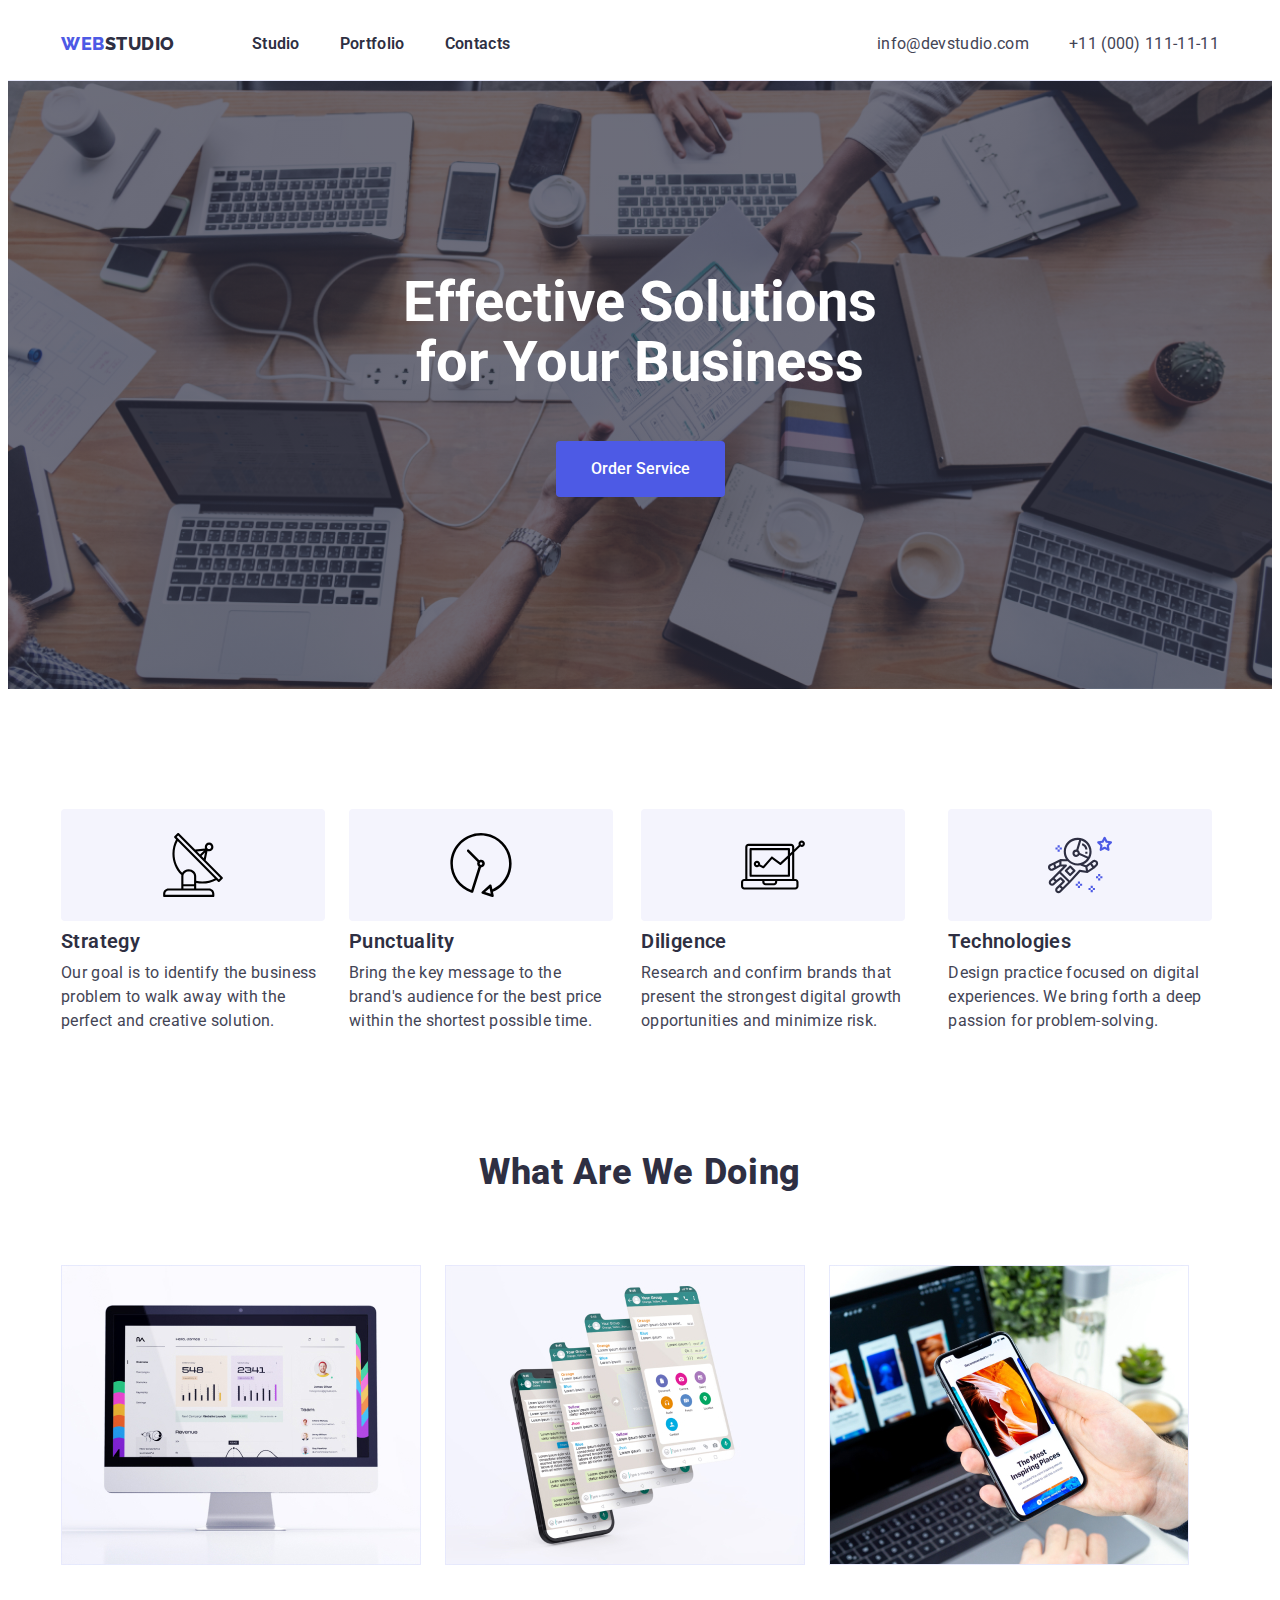
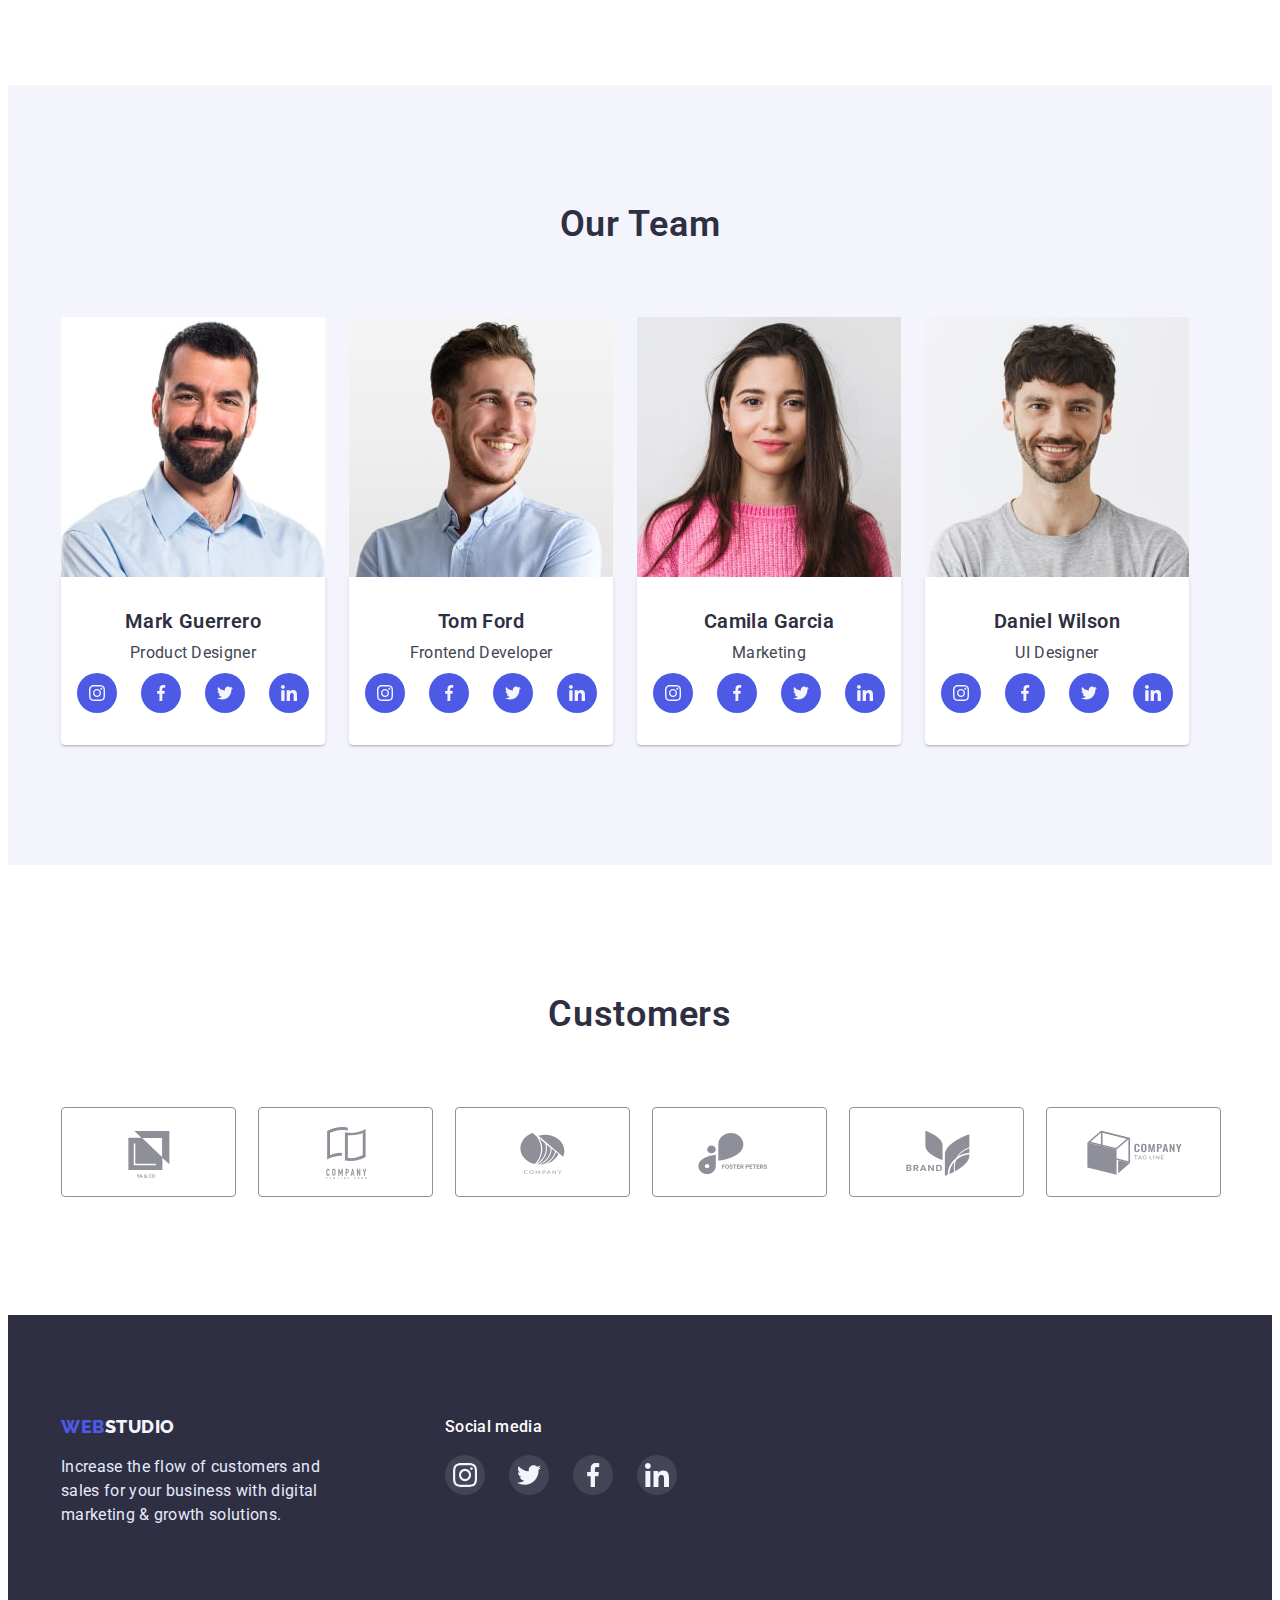
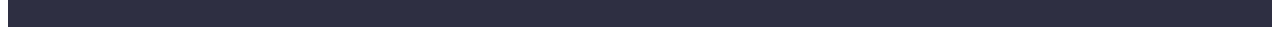
<file: index.html>
<!DOCTYPE html>
<html lang="en">
  <head>
    <meta charset="UTF-8" />
    <meta http-equiv="X-UA-Compatible" content="IE=edge" />
    <meta name="viewport" content="width=device-width, initial-scale=1.0" />
    <title>Home_work 1</title>
    <link rel="preconnect" href="https://fonts.googleapis.com" />
    <link rel="preconnect" href="https://fonts.gstatic.com" crossorigin />
    <link
      href="https://fonts.googleapis.com/css2?family=Raleway:wght@800&family=Roboto:wght@400;500;700&display=swap"
      rel="stylesheet"
    />
    <link
      rel="stylesheet"
      href="https://cdnjs.cloudflare.com/ajax/libs/modern-normalize/1.1.0/modern-normalize.min.css"
      integrity="sha512-wpPYUAdjBVSE4KJnH1VR1HeZfpl1ub8YT/NKx4PuQ5NmX2tKuGu6U/JRp5y+Y8XG2tV+wKQpNHVUX03MfMFn9Q=="
      crossorigin="anonymous"
      referrerpolicy="no-referrer"
    />
    <link rel="stylesheet" href="./css/style.css" />
  </head>
  <body>
    <header class="head">
      <div class="container">
        <nav class="nav-navigation">
          <div class="logo-pading">
            <a href="./index.html" class="logo"
              >Web<span class="accent-header-logo">Studio</span></a
            >
          </div>

          <ul class="nav-list list">
            <li class="list-item"><a href="./" class="nav-a">Studio</a></li>
            <li class="list-item">
              <a href="./portfolio.html" class="nav-a"> Portfolio</a>
            </li>
            <li class="list-item"><a href="" class="nav-a">Contacts</a></li>
          </ul>
        </nav>
        <ul class="contact list">
          <li class="contact-item">
            <a href="mailto:info@devstudio.com" class="contact-a"
              >info@devstudio.com</a
            >
          </li>
          <li class="contact-item">
            <a href="tel:+110001111111" class="contact-a"
              >+11 (000) 111-11-11</a
            >
          </li>
        </ul>
      </div>
    </header>
    <main>
      <section class="hero">
        <div class="container">
          <h1 class="hero-title">Effective Solutions for Your Business</h1>
          <button type="button" class="hero-button">Order Service</button>
        </div>
      </section>
      <section class="skills">
        <div class="container">
          <h2 class="skills-title visually-hidden">Our Skills</h2>
          <ul class="skills-list list">
            <li class="skills-item">
              <div class="section-skills-icons">
                <svg class="skills-icons" width="64" height="64">
                  <use href="./img/symbol-defs.svg#icon-strategy"></use>
                </svg>
              </div>
              <h3 class="skills-pre-title">Strategy</h3>
              <p class="skills-text">
                Our goal is to identify the business problem to walk away with
                the perfect and creative solution.
              </p>
            </li>
            <li class="skills-item">
              <div class="section-skills-icons">
                <svg class="skills-icons" width="64" height="64">
                  <use href="./img/symbol-defs.svg#icon-punctuality"></use>
                </svg>
              </div>
              <h3 class="skills-pre-title">Punctuality</h3>
              <p class="skills-text">
                Bring the key message to the brand's audience for the best price
                within the shortest possible time.
              </p>
            </li>
            <li class="skills-item">
              <div class="section-skills-icons">
                <svg class="skills-icons" width="64" height="64">
                  <use href="./img/symbol-defs.svg#icon-diligence"></use>
                </svg>
              </div>
              <h3 class="skills-pre-title">Diligence</h3>
              <p class="skills-text">
                Research and confirm brands that present the strongest digital
                growth opportunities and minimize risk.
              </p>
            </li>
            <li class="skills-item">
              <div class="section-skills-icons">
                <svg class="skills-icons" width="64" height="64">
                  <use href="./img/symbol-defs.svg#icon-astronaut"></use>
                </svg>
              </div>
              <h3 class="skills-pre-title">Technologies</h3>
              <p class="skills-text">
                Design practice focused on digital experiences. We bring forth a
                deep passion for problem-solving.
              </p>
            </li>
          </ul>
        </div>
      </section>
      <section class="work">
        <div class="container">
          <h2 class="work-title">What are we doing</h2>
          <ul class="work-list list">
            <li class="work-item">
              <img
                src="./img/rectangle1.jpg"
                alt="Grapics"
                width="360"
                height="300"
              />
            </li>
            <li class="work-item">
              <img
                src="./img/rectangle2.jpg"
                alt="Communications"
                width="360"
                height="300"
              />
            </li>
            <li class="work-item">
              <img
                src="./img/rectangle3.jpg"
                alt="Image"
                width="360"
                height="300"
              />
            </li>
          </ul>
        </div>
      </section>
      <section class="team">
        <div class="container">
          <h2 class="team-title">Our Team</h2>
          <ul class="team-list list">
            <li class="team-item">
              <img
                src="./img/mark.jpg"
                alt="Mark Guerrero"
                width="260"
                height="264"
              />
              <div class="description">
                <h3 class="team-name">Mark Guerrero</h3>
                <p class="team-text">Product Designer</p>
                <ul class="icons-soc list">
                  <li class="icons-soc-item">
                    <a href="" class="icons-soc-link">
                      <svg class="icons-link" width="16" height="16">
                        <use href="./img/symbol-defs.svg#icon-instagram"></use>
                      </svg>
                    </a>
                  </li>
                  <li class="icons-soc-item">
                    <a href="" class="icons-soc-link">
                      <svg class="icons-link" width="16" height="16">
                        <use href="./img/symbol-defs.svg#icon-facebook"></use>
                      </svg>
                    </a>
                  </li>
                  <li class="icons-soc-item">
                    <a href="" class="icons-soc-link">
                      <svg class="icons-link" width="16" height="16">
                        <use href="./img/symbol-defs.svg#icon-twitter-1"></use>
                      </svg>
                    </a>
                  </li>
                  <li class="icons-soc-item">
                    <a href="" class="icons-soc-link">
                      <svg class="icons-link" width="16" height="16">
                        <use href="./img/symbol-defs.svg#icon-linkedin-1"></use>
                      </svg>
                    </a>
                  </li>
                </ul>
              </div>
            </li>
            <li class="team-item">
              <img
                src="./img/tom.jpg"
                alt="Tom Ford"
                width="260"
                height="264"
              />
              <div class="description">
                <h3 class="team-name">Tom Ford</h3>
                <p class="team-text">Frontend Developer</p>
                <ul class="icons-soc list">
                  <li class="icons-soc-item">
                    <a href="" class="icons-soc-link">
                      <svg class="icons-link" width="16" height="16">
                        <use href="./img/symbol-defs.svg#icon-instagram"></use>
                      </svg>
                    </a>
                  </li>
                  <li class="icons-soc-item">
                    <a href="" class="icons-soc-link">
                      <svg class="icons-link" width="16" height="16">
                        <use href="./img/symbol-defs.svg#icon-facebook"></use>
                      </svg>
                    </a>
                  </li>
                  <li class="icons-soc-item">
                    <a href="" class="icons-soc-link">
                      <svg class="icons-link" width="16" height="16">
                        <use href="./img/symbol-defs.svg#icon-twitter-1"></use>
                      </svg>
                    </a>
                  </li>
                  <li class="icons-soc-item">
                    <a href="" class="icons-soc-link">
                      <svg class="icons-link" width="16" height="16">
                        <use href="./img/symbol-defs.svg#icon-linkedin-1"></use>
                      </svg>
                    </a>
                  </li>
                </ul>
              </div>
            </li>
            <li class="team-item">
              <img
                src="./img/camila.jpg"
                alt="Camila Garcia"
                width="260"
                height="264"
              />
              <div class="description">
                <h3 class="team-name">Camila Garcia</h3>
                <p class="team-text">Marketing</p>
                <ul class="icons-soc list">
                  <li class="icons-soc-item">
                    <a href="" class="icons-soc-link">
                      <svg class="icons-link" width="16" height="16">
                        <use href="./img/symbol-defs.svg#icon-instagram"></use>
                      </svg>
                    </a>
                  </li>
                  <li class="icons-soc-item">
                    <a href="" class="icons-soc-link">
                      <svg class="icons-link" width="16" height="16">
                        <use href="./img/symbol-defs.svg#icon-facebook"></use>
                      </svg>
                    </a>
                  </li>
                  <li class="icons-soc-item">
                    <a href="" class="icons-soc-link">
                      <svg class="icons-link" width="16" height="16">
                        <use href="./img/symbol-defs.svg#icon-twitter-1"></use>
                      </svg>
                    </a>
                  </li>
                  <li class="icons-soc-item">
                    <a href="" class="icons-soc-link">
                      <svg class="icons-link" width="16" height="16">
                        <use href="./img/symbol-defs.svg#icon-linkedin-1"></use>
                      </svg>
                    </a>
                  </li>
                </ul>
              </div>
            </li>
            <li class="team-item">
              <img
                src="./img/daniel.jpg"
                alt="Daniel Wilson"
                width="260"
                height="264"
              />
              <div class="description">
                <h3 class="team-name">Daniel Wilson</h3>
                <p class="team-text">UI Designer</p>
                <ul class="icons-soc list">
                  <li class="icons-soc-item">
                    <a href="" class="icons-soc-link">
                      <svg class="icons-link" width="16" height="16">
                        <use href="./img/symbol-defs.svg#icon-instagram"></use>
                      </svg>
                    </a>
                  </li>
                  <li class="icons-soc-item">
                    <a href="" class="icons-soc-link">
                      <svg class="icons-link" width="16" height="16">
                        <use href="./img/symbol-defs.svg#icon-facebook"></use>
                      </svg>
                    </a>
                  </li>
                  <li class="icons-soc-item">
                    <a href="" class="icons-soc-link">
                      <svg class="icons-link" width="16" height="16">
                        <use href="./img/symbol-defs.svg#icon-twitter-1"></use>
                      </svg>
                    </a>
                  </li>
                  <li class="icons-soc-item">
                    <a href="" class="icons-soc-link">
                      <svg class="icons-link" width="16" height="16">
                        <use href="./img/symbol-defs.svg#icon-linkedin-1"></use>
                      </svg>
                    </a>
                  </li>
                </ul>
              </div>
            </li>
          </ul>
        </div>
      </section>
      <section class="customers">
        <div class="container">
            <h2 class="customers-title">Customers</h2>
            <ul class="customers-list list">
              <li class="customers-item">
                <a href="" class="customers-link">
                  <svg class="customers-icons" width="104" height="56">
                    <use href="./img/symbol-defs.svg#icon-logo"></use>
                  </svg>
                </a></li>
              <li class="customers-item">
                <a href="" class="customers-link">
                  <svg class="customers-icons" width="104" height="56">
                    <use href="./img/symbol-defs.svg#icon-logo_two"></use>
                  </svg>
                </a></li>
              <li class="customers-item">
                <a href="" class="customers-link">
                  <svg class="customers-icons" width="104" height="56">
                    <use href="./img/symbol-defs.svg#icon-logo_three"></use>
                  </svg>
                </a></li>
              <li class="customers-item">
                <a href="" class="customers-link">
                  <svg class="customers-icons" width="104" height="56">
                    <use href="./img/symbol-defs.svg#icon-logo_four"></use>
                  </svg>
                </a></li>
              <li class="customers-item">
                <a href="" class="customers-link">
                  <svg class="customers-icons" width="104" height="56">
                    <use href="./img/symbol-defs.svg#icon-logo_five"></use>
                  </svg>
                </a></li>
              <li class="customers-item">
                <a href="" class="customers-link">
                  <svg class="customers-icons" width="104" height="56">
                    <use href="./img/symbol-defs.svg#icon-logo_six"></use>
                  </svg>
                </a></li>
            </ul>
        
         
        </div>
      </section>
    </main>
    <footer class="foot">
      <div class="container">
        <div class="footer-text-information">
          <a href="./index.html" class="logo foot-logo"
          >Web<span class="accent-footer-logo">Studio</span></a>
        <p class="foot-text foot-footer">
          Increase the flow of customers and sales for your business with
          digital marketing & growth solutions.
        </p>
        </div>

        <div class="footer-icons-information">
          <p class="soc-text">Social media</p>
          <ul class="social-foot-list list">
            <li class="social-item">
              <a href="" class="social-link">
                <svg class="foot-icons" width="24" height="24">
                  <use href="./img/symbol-defs.svg#icon-instagram"></use>
                </svg>
              </a>
            </li>
            <li class="social-item">
              <a href="" class="social-link">
                <svg class="foot-icons" width="24" height="24">
                  <use href="./img/symbol-defs.svg#icon-twitter-1"></use>
                </svg>
              </a>
            </li>
            <li class="social-item">
              <a href="" class="social-link">
                <svg class="foot-icons" width="24" height="24">
                  <use href="./img/symbol-defs.svg#icon-facebook"></use>
                </svg>
              </a>
            </li>
            <li class="social-item">
              <a href="" class="social-link">
                <svg class="foot-icons" width="24" height="24">
                  <use href="./img/symbol-defs.svg#icon-linkedin-1"></use>
                </svg>
              </a>
            </li>
          </ul>
        </div>

      </div>
    </footer>
  </body>
</html>
</file>
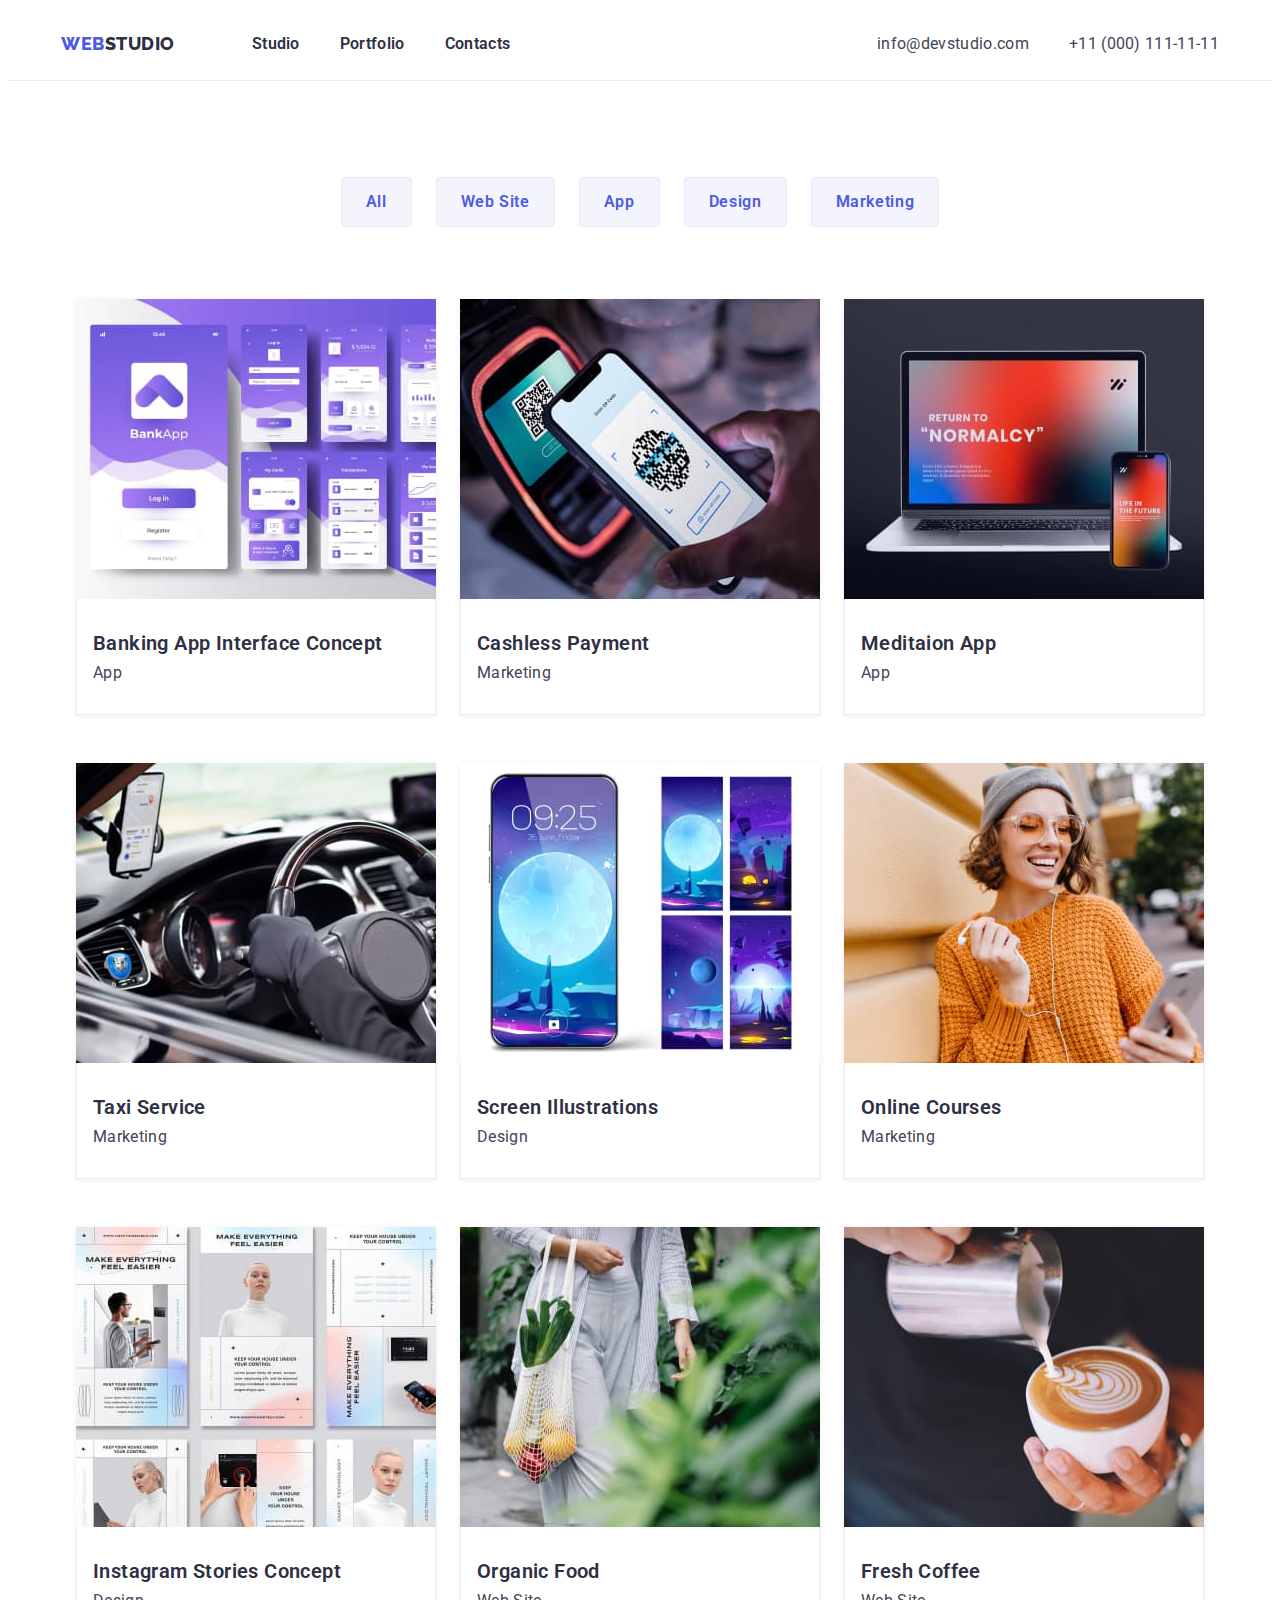
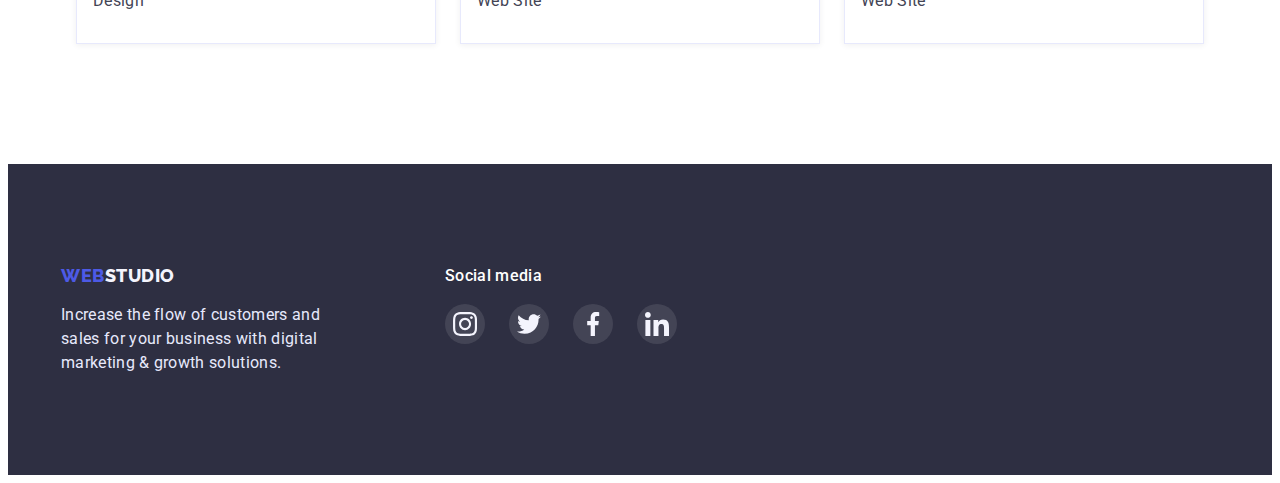
<file: portfolio.html>
<!DOCTYPE html>
<html lang="en">
<head>
  <meta charset="UTF-8">
  <meta http-equiv="X-UA-Compatible" content="IE=edge">
  <meta name="viewport" content="width=device-width, initial-scale=1.0">
  <title>Home_work 2</title>
  <link rel="stylesheet" href="https://cdnjs.cloudflare.com/ajax/libs/modern-normalize/1.1.0/modern-normalize.min.css" integrity="sha512-wpPYUAdjBVSE4KJnH1VR1HeZfpl1ub8YT/NKx4PuQ5NmX2tKuGu6U/JRp5y+Y8XG2tV+wKQpNHVUX03MfMFn9Q==" crossorigin="anonymous" referrerpolicy="no-referrer" />
  <link rel="stylesheet" href="./css/style.css">
  <link rel="preconnect" href="https://fonts.googleapis.com">
  <link rel="preconnect" href="https://fonts.gstatic.com" crossorigin>
  <link href="https://fonts.googleapis.com/css2?family=Raleway:wght@800&family=Roboto:wght@400;500;700&display=swap" rel="stylesheet">
</head>
<body>
  <header class="head">
    <div class="container">
      <nav class="nav-navigation">
        <div class="logo-pading">
          <a href="./index.html" class="logo">Web<span class="accent-header-logo">Studio</span></a>
        </div>


        <ul class="nav-list list">
          <li class="list-item"><a href="./" class="nav-a">Studio</a></li>
          <li class="list-item"><a href="./portfolio.html" class="nav-a"> Portfolio</a></li>
          <li class="list-item"><a href="" class="nav-a">Contacts</a></li>
        </ul>
      </nav>
      <ul class="contact list">
        <li class="contact-item"><a href="mailto:info@devstudio.com" class="contact-a">info@devstudio.com</a></li>
        <li class="contact-item"><a href="tel:+110001111111" class="contact-a">+11 (000) 111-11-11</a></li>
      </ul>
    </div>

    </header>
  <main>
    <section class="portfolio">
      <div class="container">
    <h1 class="portfolio-title visually-hidden">Portfolio</h1>
    <ul class="portfolio-button-list">
      <li class="portfolio-button list"><button type="button" class="button-item">All</button></li>
      <li class="portfolio-button list"><button type="button" class="button-item">Web Site</button></li>
      <li class="portfolio-button list"><button type="button" class="button-item">App</button></li>
      <li class="portfolio-button list"><button type="button" class="button-item">Design</button></li>
      <li class="portfolio-button list"><button type="button" class="button-item">Marketing</button></li>
    </ul>
    
    <ul class="portfolio-list list">
      <li class="portfolio-item">
        <a href="" class="text-decor">
          <img src="./img/banking_app.jpg" alt="Banking app" width="360" height="300">
          <div class="text-size">
            <h2 class="portfolio-secondly-title">Banking App Interface Concept</h2>
            <p class="portfolio-descr">App</p>
          </div>
        </a>
      </li>
      <li class="portfolio-item">
        <a href="" class="text-decor">
          <img src="./img/cashments.jpg" alt="Cashless Payment" width="360" height="300">
          <div class="text-size">
            <h2 class="portfolio-secondly-title">Cashless Payment</h2>
            <p class="portfolio-descr">Marketing</p>
          </div>
        </a>
      </li>
      <li class="portfolio-item">
         <a href="" class="text-decor">
          <img src="./img/medidation.jpg" alt="Meditaion App" width="360" height="300">
          <div class="text-size">
            <h2 class="portfolio-secondly-title">Meditaion App</h2>
            <p class="portfolio-descr">App</p>
          </div>
         </a>
      </li>
      <li class="portfolio-item">
        <a href="" class="text-decor">
          <img src="./img/taxi.jpg" alt="Taxi Service" width="360" height="300" width="360" height="300">
          <div class="text-size">
            <h2 class="portfolio-secondly-title">Taxi Service</h2>
            <p class="portfolio-descr">Marketing</p>
          </div>
        </a>
      </li>
      <li class="portfolio-item">
        <a href="" class="text-decor">
          <img src="./img/screen.jpg" alt="Screen Illustrations" width="360" height="300">
          <div class="text-size">
            <h2 class="portfolio-secondly-title">Screen Illustrations</h2>
            <p class="portfolio-descr">Design</p>
          </div>
        </a>
      </li>
      <li class="portfolio-item">
        <a href="" class="text-decor">
          <img src="./img/online.jpg" alt="Online Courses" width="360" height="300">
          <div class="text-size">
            <h2 class="portfolio-secondly-title">Online Courses</h2>
            <p class="portfolio-descr">Marketing</p>
          </div>
        </a>
      </li>
      <li class="portfolio-item">
        <a href="" class="text-decor">
          <img src="./img/instagram.jpg" alt="Stories Concept" width="360" height="300">
          <div class="text-size">
            <h2 class="portfolio-secondly-title">Instagram Stories Concept</h2>
            <p class="portfolio-descr">Design</p>
          </div>
        </a>
      </li>
      <li class="portfolio-item">
        <a href=""class="text-decor"> 
          <img src="./img/food.jpg" alt="Organic Food" width="360" height="300">
          <div class="text-size">
            <h2 class="portfolio-secondly-title">Organic Food</h2>
            <p class="portfolio-descr">Web Site</p>
          </div>
        </a>
      </li>
      <li class="portfolio-item">
        <a href="" class="text-decor">
          <img src="./img/coffe.jpg" alt="Coffe" width="360" height="300">
          <div class="text-size">
            <h2 class="portfolio-secondly-title">Fresh Coffee</h2>
            <p class="portfolio-descr">Web Site</p>
          </div>
        </a>
      </li>
    </ul>
  </div>
  </section>


  </main>
  <footer class="foot">
    <div class="container">
      <div class="footer-text-information">
        <a href="./index.html" class="logo foot-logo"
        >Web<span class="accent-footer-logo">Studio</span></a>
      <p class="foot-text foot-footer">
        Increase the flow of customers and sales for your business with
        digital marketing & growth solutions.
      </p>
      </div>

      <div class="footer-icons-information">
        <p class="soc-text">Social media</p>
        <ul class="social-foot-list list">
          <li class="social-item">
            <a href="" class="social-link">
              <svg class="foot-icons" width="24" height="24">
                <use href="./img/symbol-defs.svg#icon-instagram"></use>
              </svg>
            </a>
          </li>
          <li class="social-item">
            <a href="" class="social-link">
              <svg class="foot-icons" width="24" height="24">
                <use href="./img/symbol-defs.svg#icon-twitter-1"></use>
              </svg>
            </a>
          </li>
          <li class="social-item">
            <a href="" class="social-link">
              <svg class="foot-icons" width="24" height="24">
                <use href="./img/symbol-defs.svg#icon-facebook"></use>
              </svg>
            </a>
          </li>
          <li class="social-item">
            <a href="" class="social-link">
              <svg class="foot-icons" width="24" height="24">
                <use href="./img/symbol-defs.svg#icon-linkedin-1"></use>
              </svg>
            </a>
          </li>
        </ul>
      </div>

    </div>
  </footer>

  
</body>
</html>
</file>
<file: css/style.css>
/* colors button  #4D5AE5 */
/* primary colors  headlines #2E2F42 */
/* colors text #434455 */
/* text in footer  #E7E9FC */
/* h1 button text #FFFFFF */

:root {
  --primary-button-color:#4D5AE5;
  --color-headlines:#2E2F42;
  --color-text:#434455;
  --footer-text:#E7E9FC;
  --button-h1:#FFFFFF;
  --button-hover: #404BBF;
  --button-portfolio:  #F4F4FD;
  --icons-hover: #31D0AA;
}


body {
  font-family: 'Roboto', sans-serif;
  font-weight: 500;
  color: var(--color-text);
}
img {
  display: block;
  width: 100%;
  height: auto;

}

 .list {
  list-style: none;
 }



 .visually-hidden {
  position: absolute;
    white-space: nowrap;
    width: 1px;
    height: 1px;
    overflow: hidden;
    border: 0;
    padding: 0;
    clip: rect(0 0 0 0);
    clip-path: inset(50%);
    margin: -1px;
} 
.container {
  width: 1158px;
  margin-left: auto;
  margin-right: auto;
  padding-left: 15px;
  padding-right: 15px;
}

/* ----LOGO---- */
.logo {
  font-family: 'Raleway',sans-serif;
  font-weight: 800;
  font-size: 18px;
  line-height: 1.33;
  align-items: center;
  letter-spacing: 0.03em;
  text-transform: uppercase;
  color: var(--primary-button-color);
  text-decoration: none;
  display: block;

  margin-right: 77px;



}
.logo-pading {
  padding-top: 24px;
  padding-bottom: 24px;
}
.accent-header-logo{
  color: var(--color-headlines)

}
p, h1, h2,h3,h4,h5,h6 {
  margin: 0;
}
ul,ol {
  margin: 0;
  padding-left: 0;;
}

/* ----HEADER---- */
.head {
  /* position: absolute;
  width: 1440px;
  height: 72px;
  left: 0px;
  top: 0px; */
  background: var(--button-h1);
  border-bottom: 1px solid #E7E9FC;
  /* padding-top: 24px;
  padding-bottom: 24px; */
  
}
.head > .container {
  display: flex;
  align-items: center;
}
.nav-navigation {
  display: flex;
  align-items:center;
}

.nav-list {
  display: flex;
  gap: 40px;
}
.list-item {
  font-weight: 600;
  font-size: 16px;
  line-height: 1.5;
  letter-spacing: 0.02em;
  color: var(--color-headlines);
  text-decoration: none;
 

}
.contact {
  display: flex;
  margin-left: auto;
  gap: 40px;
}
.contact-item {
  
}

.nav-a {
  text-decoration: none;
  font-weight: 600;
  font-size: 16px;
  line-height: 1.5;
  letter-spacing: 0.02em;
  color: var(--color-headlines);
  padding-top: 24px;
  padding-bottom: 24px;
}

.nav-a:hover,
.nav-a:focus {
  color: var(--primary-button-color);
}

.contact-a:hover,
.contact-a:focus {
  color: var(--primary-button-color);
}

/* .contact-item:hover,
.contact-item:focus {
  color: #4D5AE5;
} */

.contact-a {
  font-weight: 400;
  font-size: 16px;
  line-height: 1.5;
  letter-spacing: 0.02em;
  color: var(--color-text);
  text-decoration: none;
}

/* ----HERO---- */

.hero {
  display: flex;
  background: var(--color-headlines);
  max-width: 1440px;
  text-align: center;
  padding-top: 192px;
  padding-bottom: 192px;
  background-image: linear-gradient(
    rgba(46, 47, 66, 0.7), 
    rgba(46, 47, 66, 0.7)),
   url(../img/people-office\ 1.jpg);
  background-repeat: no-repeat;
  background-position: center;
  background-size:cover;
  margin-left: auto;
  margin-right: auto;
}
.hero-title {
  width: 494px;
  font-weight: 700;
  font-size: 56px;
  line-height: 1.07;
  text-align: center;
  color: var(--button-h1);
  margin-bottom: 48px;
  margin-right: auto;
  margin-left: auto;
}
.hero-button {
  font-family: inherit;
  display: inline-block;
  min-width: 169px;
  height: 56px;
  background: var(--primary-button-color);
  color: var(--button-h1);
  font-weight: 500;
  font-size: 16px;
  border-radius: 4px;
  padding: 16px 32px;
  text-align: center;
  border: 1px solid transparent;
  cursor: pointer;


}

.hero-button:hover,
.hero-button:focus {
  background: var(--button-hover);
  box-shadow: 0px 4px 4px rgba(0, 0, 0, 0.15);
}

/* ----SKILLS---- */
.skills {
  padding-top: 120px;
  padding-bottom: 120px;
}
.skills-title {
}
.skills-list {
  display: flex;
  gap: 24px;
}
.skills-item {
  
}
.section-skills-icons {
  width: 264px;
  height: 112px;
  background-color:var(--button-portfolio);
  display: flex;
  justify-content: center;
  align-items: center;
  background-size: cover;
  border-radius: 4px;
  cursor: pointer;
}
.skills-icons {
}

/* .skills-item::before {
  content: '';
  display: block;
  width: 264px;
  height: 112px;
  background-color:var(--button-portfolio);
  background-position: center;
  background-size: contain;
  background-repeat: no-repeat;
  border: 1px solid var(--button-portfolio);

}
.skills-item:nth-child(1)::before {
  background-image: url(../img/strategy.svg);
}

.skills-item:nth-child(2)::before {
  background-image: url(../img/punctuality.svg);
}

.skills-item:nth-child(3)::before {
  background-image: url(../img/diligence.svg);
}

.skills-item:nth-child(4)::before {
  background-image: url(../img/astronaut.svg);
} */
.skills-pre-title {
  font-weight: 600;
  font-size: 20px;
  line-height: 1.2;
  letter-spacing: 0.02em;
  color: var(--color-headlines);
  margin-bottom: 8px;
  margin-top: 8px;
}
.skills-text {
  font-weight: 400;
  font-size: 16px;
  line-height: 1.5;
  letter-spacing: 0.02em;
}


/* ----WORK---- */
.work {
  padding-bottom: 120px;
}
.work-title {
  font-weight: 800;
  font-size: 36px;
  line-height: 1.11;
  text-align: center;
  letter-spacing: 0.02em;
  text-transform: capitalize;
  color: var(--color-headlines);
  margin-bottom: 72px;

}
.work-list {

  display: flex;
  gap: 24px;

}
.work-item {
}

/* ----TEAM---- */
.team {
  background:#F4F4FD;
  padding-top: 120px;
  padding-bottom: 120px;
}
.team-title {
  font-weight: 600;
  font-size: 36px;
  line-height: 1.11;
  text-align: center;
  letter-spacing: 0.02em;
  text-transform: capitalize;
  color: var(--color-headlines);

  margin-bottom: 72px;
}
.team-list {
  /* padding-left: 156px; */
  /* padding-right: 156px;
  padding-bottom: 120px; */
  display: flex;
  gap: 24px;



}
.team-item {
  
}

.team-name {
  font-weight: 600;
  font-size: 20px;
  line-height: 1.2;
  letter-spacing: 0.02em;
  color: var(--color-headlines);
  text-align: center;

}

.team-text {
  font-weight: 400;
  font-size: 16px;
  line-height: 1.5;
  letter-spacing: 0.02em;
  margin-top: 8px;
  text-align: center;
  margin-bottom: 8px;

}
.description {
  padding-top: 32px;
  padding-bottom: 32px;
  background: #FFFFFF;
  box-shadow: 0px 1px 6px rgba(46, 47, 66, 0.08), 0px 1px 1px rgba(46, 47, 66, 0.16), 0px 2px 1px rgba(46, 47, 66, 0.08);
  border-radius: 0px 0px 4px 4px;
  
}
.icons-soc {
  display: flex;
  justify-content: center;
  gap: 24px;
}
.icons-soc-item {
  width: 40px;
  height: 40px;
}
.icons-soc-link {
  width: 100%;
  height: 100%;
  background-color:var(--primary-button-color);
  border-radius: 50%;
  display: flex;
  align-items: center;
  justify-content: center;
}
.icons-soc-link:hover {
  background-color:var(--button-hover);
}
/* ----CUSTOMERS---- */
.customers {
  padding-top: 130px;
  padding-bottom: 120px;
}
.customers-title {
  font-weight: 600;
  font-size: 36px;
  line-height: 1.11;
  text-align: center;
  letter-spacing: 0.02em;
  text-transform: capitalize;
  color: var(--color-headlines);
  margin-bottom: 72px;
}
.customers-list {
  display: flex;
  gap: 24px;
}
.customers-item {
  width: calc((100% - 120px) / 6);
  height: 88px;

}
.customers-link {
  width: 100%;
  height: 100%;
  border: 1px solid #8E8F99;
  border-radius: 4px;
  display: flex;
  align-items: center;
  justify-content: center;
}
.customers-icons {
  fill: #8e8f99;
}
.customers-link:hover,
.customers-link:focus {
  border: 1px solid var(--primary-button-color);
}
.customers-link:hover .customers-icons,
.customers-link:focus .customers-icons {
  fill:var(--primary-button-color);
}



/* ----FOOTER---- */
.foot {
  background: var(--color-headlines);
  padding-top: 100px;
  padding-bottom: 100px;
}

.foot > .container {
  display: flex;
}

.accent-footer-logo {
  color: #F4F4FD;

}
.foot-text {
  font-weight: 400;
  font-size: 16px;
  line-height: 1.5;
  letter-spacing: 0.02em;
  color: var(--footer-text);
  margin-top: 16px;

}
.foot-logo {
  
}

.foot-footer {
  width: 264px;
  
}
.soc-text {
  font-style: normal;
  font-weight: 500;
  font-size: 16px;
  line-height: 1.5;
  letter-spacing: 0.02em;
  color: #FFFFFF;
  margin-bottom: 16px;
}
.social-foot-list {
  display: flex;
  gap: 24px;

}
.social-item {
  width: 40px;
  height: 40px;
}
.social-link {
  width: 100%;
  height: 100%;
  background: rgba(255, 255, 255, 0.1);
  border-radius:50%;
  display: flex;
  align-items: center;
  justify-content: center;

}
.social-link:hover,
.social-link:focus {
  background:var(--icons-hover);
}
.foot-icons {
  fill: #F4F4FD;;
}
.footer-text-information {

}
.footer-icons-information {
  margin-left: 120px;
}

/* ----PORTFOLIO---- */

.portfolio {
  background: var(--button-h1);
  padding-top: 96px;
}
.portfolio-title {
}
.portfolio-button-list {
  margin-bottom: 72px;
  display: flex;
  gap: 24px;
  justify-content: center;



}
.portfolio-button {


}
.button-item {
  font-family: inherit;
  font-weight: 600;
  font-size: 16px;
  line-height: 1.5;
  text-align: center;
  letter-spacing: 0.04em;
  color: var(--primary-button-color);
  background: var(--button-portfolio);
  cursor: pointer;
  border: 1px solid #E7E9FC;
  border-radius: 4px;
  padding: 12px 24px;


  
}

.button-item:hover,
.button-item:focus {
  background: var(--primary-button-color);
  color: var(--button-portfolio);
  box-shadow: 0px 3px 1px rgba(0, 0, 0, 0.1), 0px 2px 1px rgba(0, 0, 0, 0.08), 0px 2px 2px rgba(0, 0, 0, 0.12); 
  border-color: var(--primary-button-color);
}

.portfolio-list {
  display: flex;
  flex-wrap: wrap;
  gap: 48px 24px;
  justify-content: center;
  padding-bottom: 120px;
}
.portfolio-item {
  box-shadow: 0px 1px 6px rgba(46, 47, 66, 0.08);
  
}
.text-decor:focus,
.text-decor:hover {
  box-shadow: 0px 1px 6px rgba(46, 47, 66, 0.08), 0px 1px 1px rgba(46, 47, 66, 0.16), 0px 2px 1px rgba(46, 47, 66, 0.08);
}

.portfolio-secondly-title {
  font-weight: 600;
  font-size: 20px;
  line-height: 1.2;
  letter-spacing: 0.02em;
  color: var(--color-headlines);
  margin-bottom: 8px;

}
.portfolio-descr {
  font-weight: 400;
  font-size: 16px;
  line-height: 1.2;
  letter-spacing: 0.02em;
  color:var(--color-text)

}
.text-decor{
  text-decoration: none;
  display: block;
}

.text-size {
  padding-top: 32px;
  padding-bottom: 32px;
  padding-left: 16px;
  background: #FFFFFF;
  border: 1px solid #E7E9FC;
  border-top: none;
  
}
</file>
